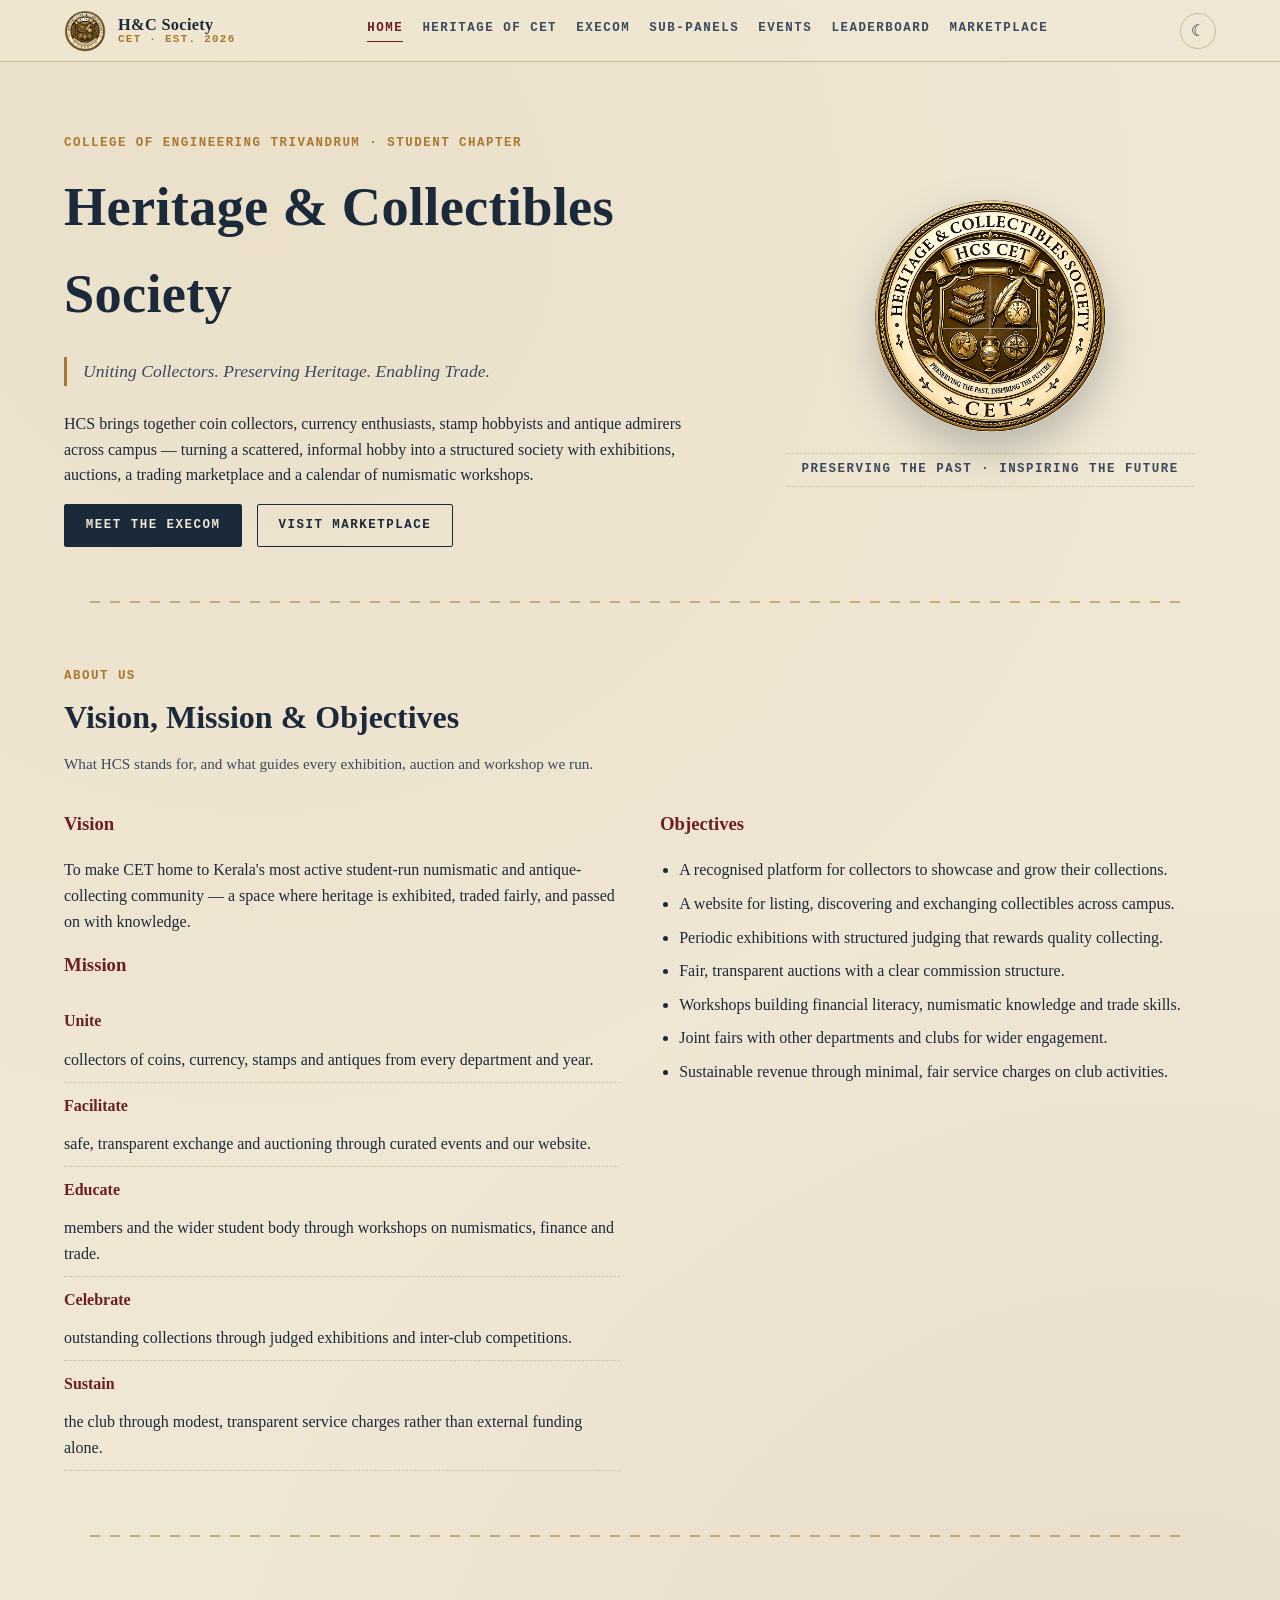
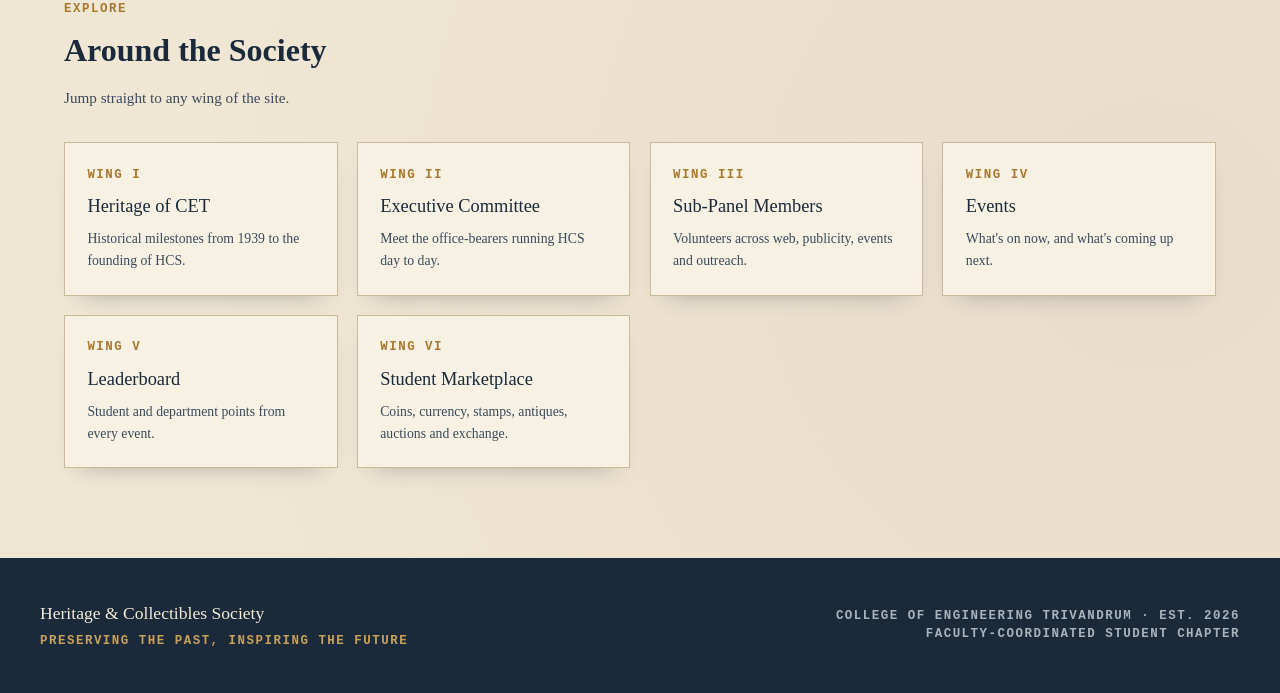
<file: index.html>
<!DOCTYPE html>
<html lang="en">
<head>
<meta charset="UTF-8">
<meta name="viewport" content="width=device-width, initial-scale=1.0">
<title>Home &mdash; Heritage &amp; Collectibles Society, CET</title>
<link rel="icon" type="image/png" href="light logo.png">
<link rel="stylesheet" href="styles.css">
<script>
  (function() {
    try {
      const v = localStorage.getItem('hcs:theme');
      const isDark = v === 'dark' || (!v && window.matchMedia && window.matchMedia('(prefers-color-scheme: dark)').matches);
      if (isDark) {
        document.documentElement.setAttribute('data-theme', 'dark');
      }
    } catch (e) {}
  })();
</script>
</head>
<body>
<header class="masthead">
  <div class="nav-wrap">
    <a class="brand" href="index.html">
      <img class="brand-logo" data-src-light="light logo.png" data-src-dark="dark logo.png" src="light logo.png" alt="HCS Seal">
      <span class="brand-text">
        <span class="b1">H&amp;C Society</span>
        <span class="b2">CET &middot; Est. 2026</span>
      </span>
    </a>
    <button id="navBurger" aria-label="Toggle menu">&#9776;</button>
    <nav class="links">
      <a href="index.html">Home</a>
      <a href="heritage.html">Heritage of CET</a>
      <a href="execom.html">Execom</a>
      <a href="subpanels.html">Sub-Panels</a>
      <a href="events.html">Events</a>
      <a href="leaderboard.html">Leaderboard</a>
      <a href="marketplace.html">Marketplace</a>
    </nav>
    <div class="nav-right">
      <button id="themeToggle" aria-label="Toggle dark mode">&#9789;</button>
      <button id="navBurger" aria-label="Toggle navigation">&#9776;</button>
    </div>
  </div>
</header>

<section id="top" class="hero">
  <div>
    <div class="eyebrow">College of Engineering Trivandrum &middot; Student Chapter</div>
    <h1 class="title">Heritage &amp; Collectibles Society</h1>
    <p class="tagline">Uniting Collectors. Preserving Heritage. Enabling Trade.</p>
    <p>HCS brings together coin collectors, currency enthusiasts, stamp hobbyists and antique admirers across
    campus &mdash; turning a scattered, informal hobby into a structured society with exhibitions, auctions, a
    trading marketplace and a calendar of numismatic workshops.</p>
    <div class="hero-actions">
      <a class="btn solid" href="execom.html">Meet the Execom</a>
      <a class="btn ghost" href="marketplace.html">Visit Marketplace</a>
    </div>
  </div>
  <div class="hero-emblem">
    <img class="hero-logo" data-src-light="light logo.png" data-src-dark="dark logo.png" src="light logo.png" alt="Heritage &amp; Collectibles Society Seal">
    <div class="est-plaque">Preserving the Past &middot; Inspiring the Future</div>
  </div>
</section>

<div class="stitch"></div>

<section id="about">
  <div class="section-head">
    <div class="section-num">About Us</div>
    <h2 class="section-title">Vision, Mission &amp; Objectives</h2>
    <p class="section-sub">What HCS stands for, and what guides every exhibition, auction and workshop we run.</p>
  </div>
  <div class="about-grid">
    <div>
      <h3 class="subhead">Vision</h3>
      <p>To make CET home to Kerala's most active student-run numismatic and antique-collecting community &mdash;
      a space where heritage is exhibited, traded fairly, and passed on with knowledge.</p>
      <h3 class="subhead">Mission</h3>
      <ul class="mission-list">
        <li><b>Unite</b> collectors of coins, currency, stamps and antiques from every department and year.</li>
        <li><b>Facilitate</b> safe, transparent exchange and auctioning through curated events and our website.</li>
        <li><b>Educate</b> members and the wider student body through workshops on numismatics, finance and trade.</li>
        <li><b>Celebrate</b> outstanding collections through judged exhibitions and inter-club competitions.</li>
        <li><b>Sustain</b> the club through modest, transparent service charges rather than external funding alone.</li>
      </ul>
    </div>
    <div>
      <h3 class="subhead">Objectives</h3>
      <ul class="obj-list">
        <li>A recognised platform for collectors to showcase and grow their collections.</li>
        <li>A website for listing, discovering and exchanging collectibles across campus.</li>
        <li>Periodic exhibitions with structured judging that rewards quality collecting.</li>
        <li>Fair, transparent auctions with a clear commission structure.</li>
        <li>Workshops building financial literacy, numismatic knowledge and trade skills.</li>
        <li>Joint fairs with other departments and clubs for wider engagement.</li>
        <li>Sustainable revenue through minimal, fair service charges on club activities.</li>
      </ul>
    </div>
  </div>
</section>

<div class="stitch"></div>

<section id="explore">
  <div class="section-head">
    <div class="section-num">Explore</div>
    <h2 class="section-title">Around the Society</h2>
    <p class="section-sub">Jump straight to any wing of the site.</p>
  </div>
  <div class="wayfind-grid">
    <a class="wayfind-card" href="heritage.html">
      <div class="wayfind-num">Wing I</div>
      <div class="wayfind-title">Heritage of CET</div>
      <div class="wayfind-desc">Historical milestones from 1939 to the founding of HCS.</div>
    </a>
    <a class="wayfind-card" href="execom.html">
      <div class="wayfind-num">Wing II</div>
      <div class="wayfind-title">Executive Committee</div>
      <div class="wayfind-desc">Meet the office-bearers running HCS day to day.</div>
    </a>
    <a class="wayfind-card" href="subpanels.html">
      <div class="wayfind-num">Wing III</div>
      <div class="wayfind-title">Sub-Panel Members</div>
      <div class="wayfind-desc">Volunteers across web, publicity, events and outreach.</div>
    </a>
    <a class="wayfind-card" href="events.html">
      <div class="wayfind-num">Wing IV</div>
      <div class="wayfind-title">Events</div>
      <div class="wayfind-desc">What's on now, and what's coming up next.</div>
    </a>
    <a class="wayfind-card" href="leaderboard.html">
      <div class="wayfind-num">Wing V</div>
      <div class="wayfind-title">Leaderboard</div>
      <div class="wayfind-desc">Student and department points from every event.</div>
    </a>
    <a class="wayfind-card" href="marketplace.html">
      <div class="wayfind-num">Wing VI</div>
      <div class="wayfind-title">Student Marketplace</div>
      <div class="wayfind-desc">Coins, currency, stamps, antiques, auctions and exchange.</div>
    </a>
  </div>
</section>

<footer>
  <div class="footer-wrap">
    <div>
      <div class="footer-brand">Heritage &amp; Collectibles Society</div>
      <div class="footer-tag">Preserving the Past, Inspiring the Future</div>
    </div>
    <div class="footer-meta">
      College of Engineering Trivandrum &middot; Est. 2026<br>
      Faculty-coordinated student chapter
    </div>
  </div>
</footer>
<script src="app.js" defer></script>
</body>
</html>
</file>
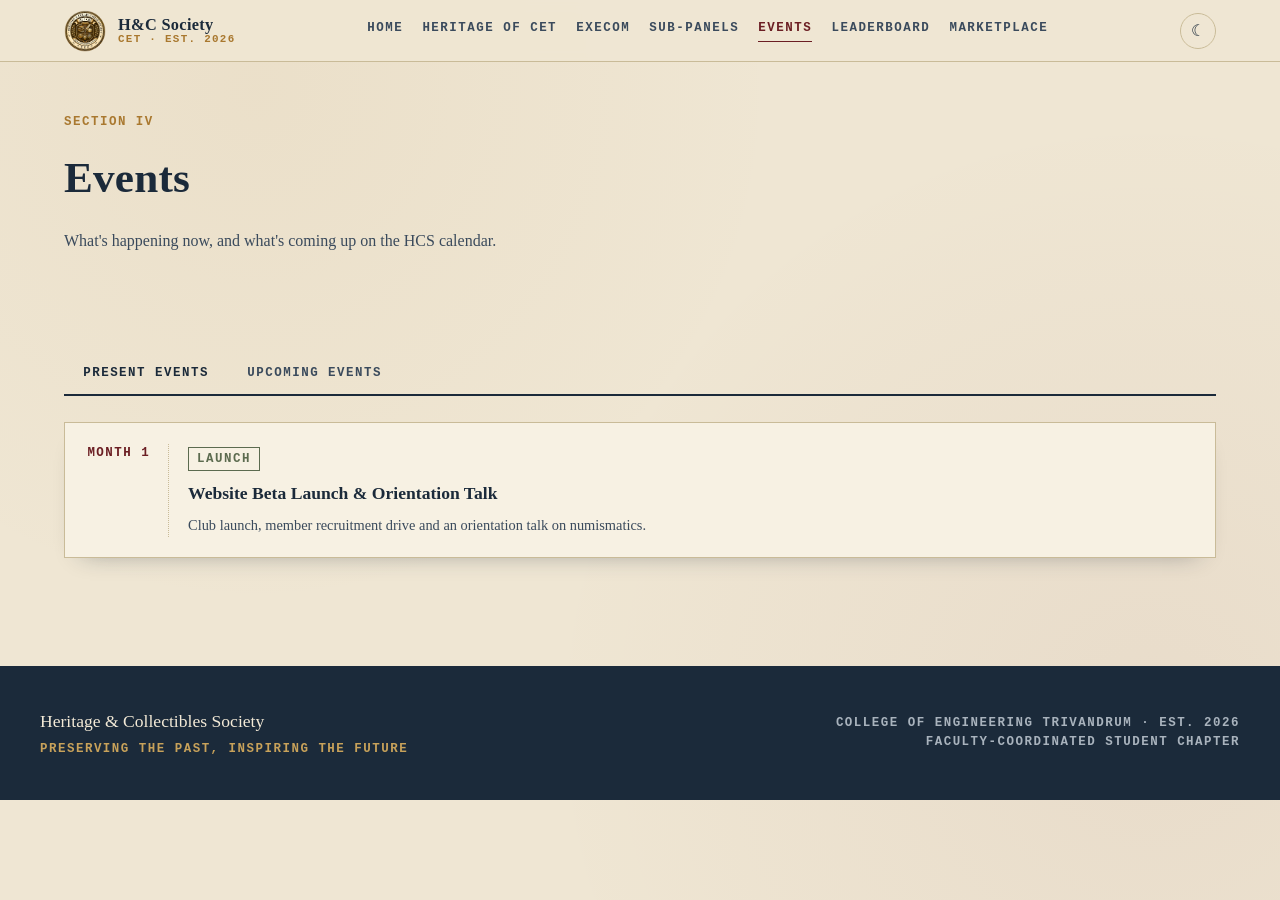
<file: events.html>
<!DOCTYPE html>
<html lang="en">
<head>
<meta charset="UTF-8">
<meta name="viewport" content="width=device-width, initial-scale=1.0">
<title>Events &mdash; Heritage &amp; Collectibles Society, CET</title>
<link rel="icon" type="image/png" href="light logo.png">
<link rel="stylesheet" href="styles.css">
<script>
  (function() {
    try {
      const v = localStorage.getItem('hcs:theme');
      const isDark = v === 'dark' || (!v && window.matchMedia && window.matchMedia('(prefers-color-scheme: dark)').matches);
      if (isDark) {
        document.documentElement.setAttribute('data-theme', 'dark');
      }
    } catch (e) {}
  })();
</script>
</head>
<body>
<header class="masthead">
  <div class="nav-wrap">
    <a class="brand" href="index.html">
      <img class="brand-logo" data-src-light="light logo.png" data-src-dark="dark logo.png" src="light logo.png" alt="HCS Seal">
      <span class="brand-text">
        <span class="b1">H&amp;C Society</span>
        <span class="b2">CET &middot; Est. 2026</span>
      </span>
    </a>
    <button id="navBurger" aria-label="Toggle menu">&#9776;</button>
    <nav class="links">
      <a href="index.html">Home</a>
      <a href="heritage.html">Heritage of CET</a>
      <a href="execom.html">Execom</a>
      <a href="subpanels.html">Sub-Panels</a>
      <a href="events.html">Events</a>
      <a href="leaderboard.html">Leaderboard</a>
      <a href="marketplace.html">Marketplace</a>
    </nav>
    <div class="nav-right">
      <button id="themeToggle" aria-label="Toggle dark mode">&#9789;</button>
      <button id="navBurger" aria-label="Toggle navigation">&#9776;</button>
    </div>
  </div>
</header>

<div class="page-hero">
  <div class="eyebrow">Section IV</div>
  <h1 class="page-title">Events</h1>
  <p class="page-sub">What's happening now, and what's coming up on the HCS calendar.</p>
</div>
<section>
  <div class="tab-strip">
    <button class="tab-btn active" data-tab="present">Present Events</button>
    <button class="tab-btn" data-tab="upcoming">Upcoming Events</button>
  </div>
  <div class="tab-panel active" id="tab-present">
    <div id="eventsPresentWrap"></div>
  </div>
  <div class="tab-panel" id="tab-upcoming">
    <div id="eventsUpcomingWrap"></div>
  </div>
</section>

<footer>
  <div class="footer-wrap">
    <div>
      <div class="footer-brand">Heritage &amp; Collectibles Society</div>
      <div class="footer-tag">Preserving the Past, Inspiring the Future</div>
    </div>
    <div class="footer-meta">
      College of Engineering Trivandrum &middot; Est. 2026<br>
      Faculty-coordinated student chapter
    </div>
  </div>
</footer>
<script src="app.js" defer></script>
</body>
</html>
</file>
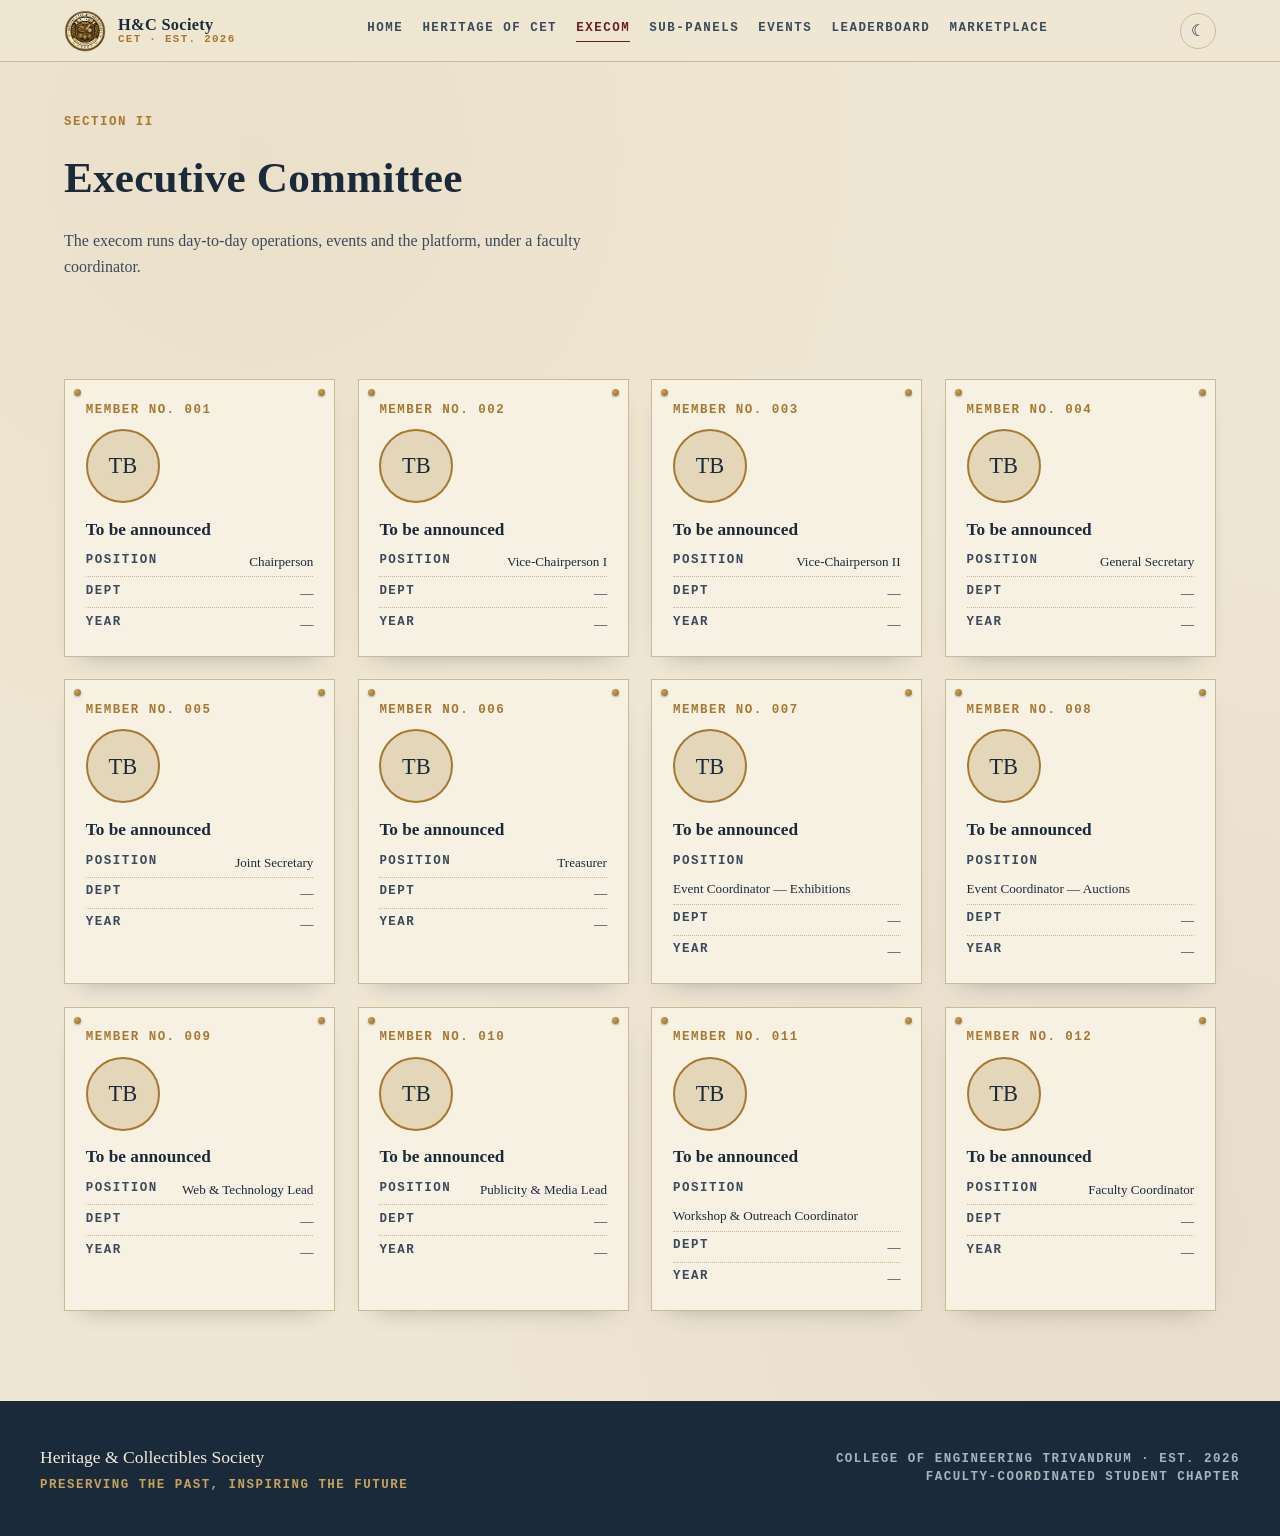
<file: execom.html>
<!DOCTYPE html>
<html lang="en">
<head>
<meta charset="UTF-8">
<meta name="viewport" content="width=device-width, initial-scale=1.0">
<title>Execom &mdash; Heritage &amp; Collectibles Society, CET</title>
<link rel="icon" type="image/png" href="light logo.png">
<link rel="stylesheet" href="styles.css">
<script>
  (function() {
    try {
      const v = localStorage.getItem('hcs:theme');
      const isDark = v === 'dark' || (!v && window.matchMedia && window.matchMedia('(prefers-color-scheme: dark)').matches);
      if (isDark) {
        document.documentElement.setAttribute('data-theme', 'dark');
      }
    } catch (e) {}
  })();
</script>
</head>
<body>
<header class="masthead">
  <div class="nav-wrap">
    <a class="brand" href="index.html">
      <img class="brand-logo" data-src-light="light logo.png" data-src-dark="dark logo.png" src="light logo.png" alt="HCS Seal">
      <span class="brand-text">
        <span class="b1">H&amp;C Society</span>
        <span class="b2">CET &middot; Est. 2026</span>
      </span>
    </a>
    <button id="navBurger" aria-label="Toggle menu">&#9776;</button>
    <nav class="links">
      <a href="index.html">Home</a>
      <a href="heritage.html">Heritage of CET</a>
      <a href="execom.html">Execom</a>
      <a href="subpanels.html">Sub-Panels</a>
      <a href="events.html">Events</a>
      <a href="leaderboard.html">Leaderboard</a>
      <a href="marketplace.html">Marketplace</a>
    </nav>
    <div class="nav-right">
      <button id="themeToggle" aria-label="Toggle dark mode">&#9789;</button>
      <button id="navBurger" aria-label="Toggle navigation">&#9776;</button>
    </div>
  </div>
</header>

<div class="page-hero">
  <div class="eyebrow">Section II</div>
  <h1 class="page-title">Executive Committee</h1>
  <p class="page-sub">The execom runs day-to-day operations, events and the platform, under a faculty coordinator.</p>
</div>
<section>
  <div class="grid" style="--min:230px;" id="execomGrid"></div>
</section>

<footer>
  <div class="footer-wrap">
    <div>
      <div class="footer-brand">Heritage &amp; Collectibles Society</div>
      <div class="footer-tag">Preserving the Past, Inspiring the Future</div>
    </div>
    <div class="footer-meta">
      College of Engineering Trivandrum &middot; Est. 2026<br>
      Faculty-coordinated student chapter
    </div>
  </div>
</footer>
<script src="app.js" defer></script>
</body>
</html>
</file>
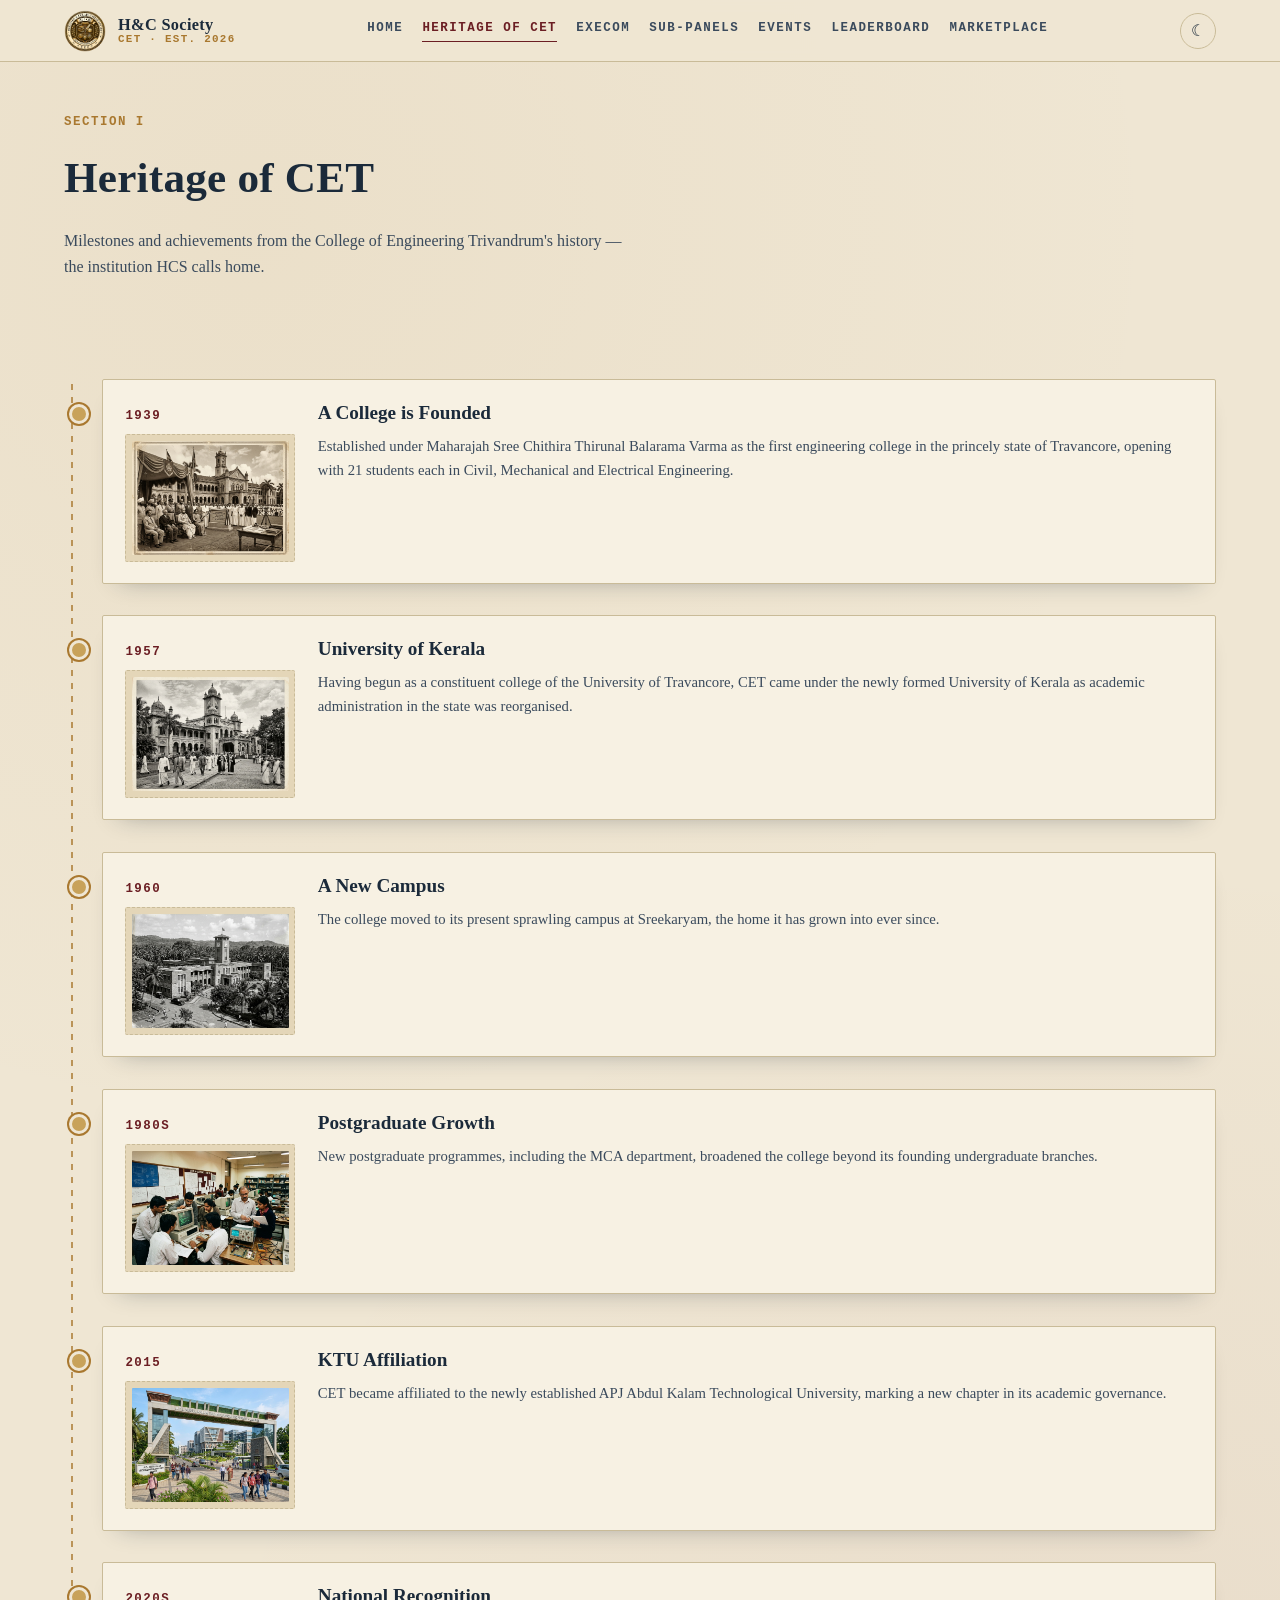
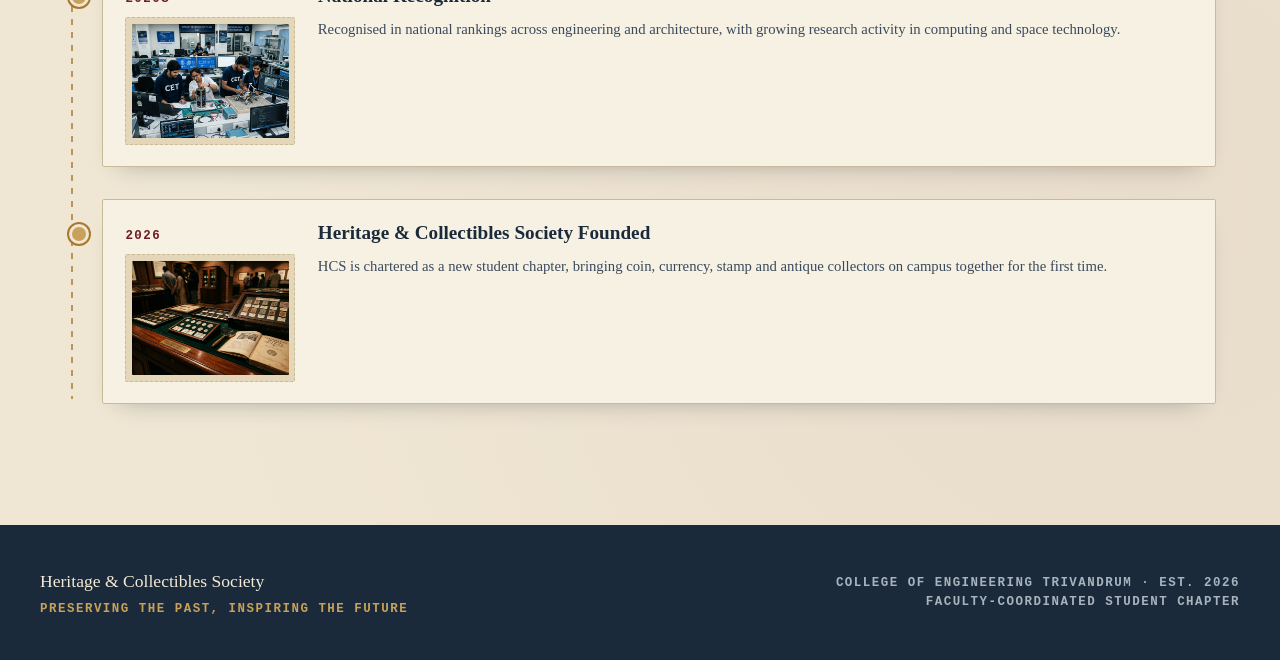
<file: heritage.html>
<!DOCTYPE html>
<html lang="en">
<head>
<meta charset="UTF-8">
<meta name="viewport" content="width=device-width, initial-scale=1.0">
<title>Heritage of CET &mdash; Heritage &amp; Collectibles Society, CET</title>
<link rel="icon" type="image/png" href="light logo.png">
<link rel="stylesheet" href="styles.css">
<script>
  (function() {
    try {
      const v = localStorage.getItem('hcs:theme');
      const isDark = v === 'dark' || (!v && window.matchMedia && window.matchMedia('(prefers-color-scheme: dark)').matches);
      if (isDark) {
        document.documentElement.setAttribute('data-theme', 'dark');
      }
    } catch (e) {}
  })();
</script>
</head>
<body>
<header class="masthead">
  <div class="nav-wrap">
    <a class="brand" href="index.html">
      <img class="brand-logo" data-src-light="light logo.png" data-src-dark="dark logo.png" src="light logo.png" alt="HCS Seal">
      <span class="brand-text">
        <span class="b1">H&amp;C Society</span>
        <span class="b2">CET &middot; Est. 2026</span>
      </span>
    </a>
    <button id="navBurger" aria-label="Toggle menu">&#9776;</button>
    <nav class="links">
      <a href="index.html">Home</a>
      <a href="heritage.html">Heritage of CET</a>
      <a href="execom.html">Execom</a>
      <a href="subpanels.html">Sub-Panels</a>
      <a href="events.html">Events</a>
      <a href="leaderboard.html">Leaderboard</a>
      <a href="marketplace.html">Marketplace</a>
    </nav>
    <div class="nav-right">
      <button id="themeToggle" aria-label="Toggle dark mode">&#9789;</button>
      <button id="navBurger" aria-label="Toggle navigation">&#9776;</button>
    </div>
  </div>
</header>

<div class="page-hero">
  <div class="eyebrow">Section I</div>
  <h1 class="page-title">Heritage of CET</h1>
  <p class="page-sub">Milestones and achievements from the College of Engineering Trivandrum's history &mdash; the institution HCS calls home.</p>
</div>
<section>
  <div class="timeline" id="timelineWrap"></div>
</section>

<footer>
  <div class="footer-wrap">
    <div>
      <div class="footer-brand">Heritage &amp; Collectibles Society</div>
      <div class="footer-tag">Preserving the Past, Inspiring the Future</div>
    </div>
    <div class="footer-meta">
      College of Engineering Trivandrum &middot; Est. 2026<br>
      Faculty-coordinated student chapter
    </div>
  </div>
</footer>
<script src="app.js" defer></script>
</body>
</html>
</file>
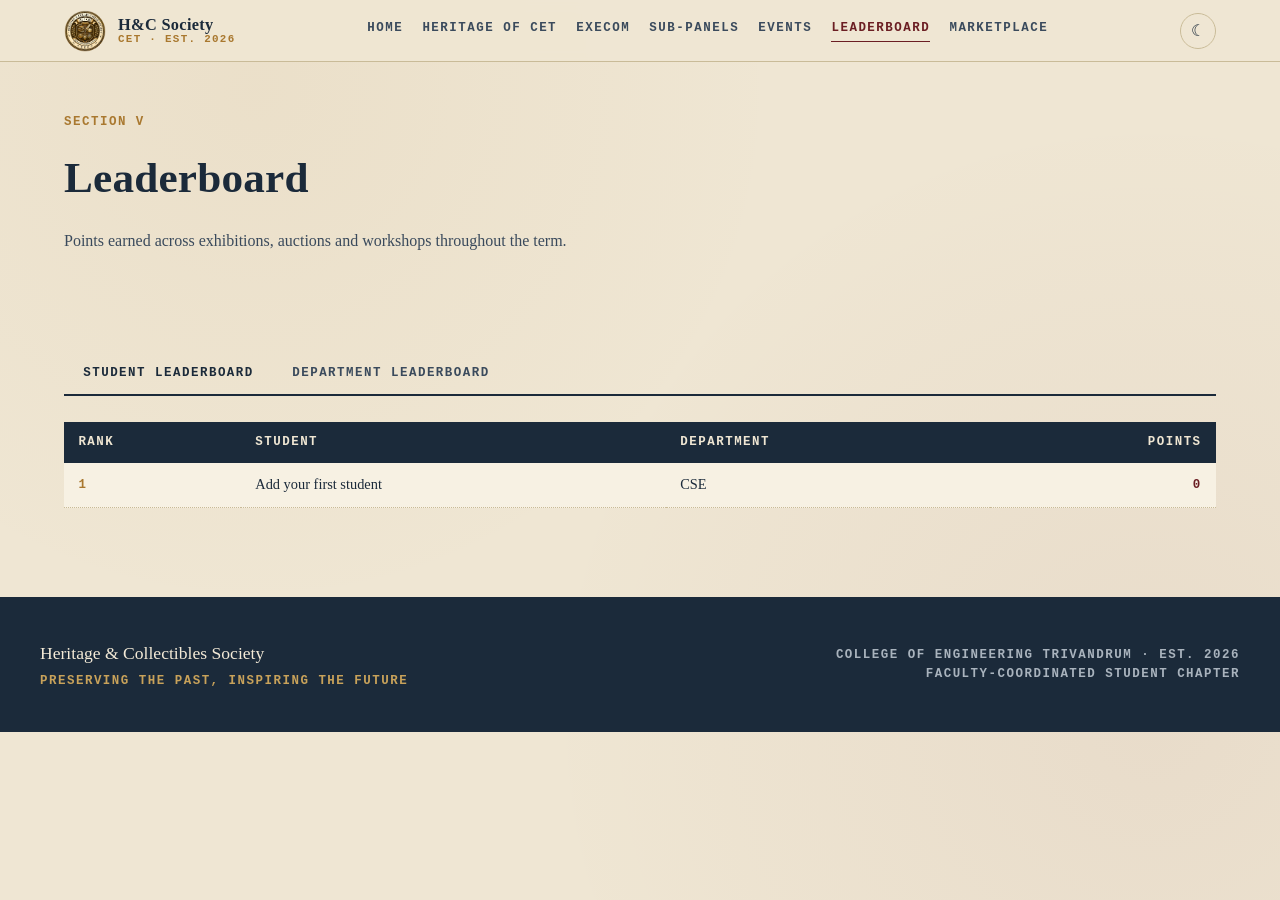
<file: leaderboard.html>
<!DOCTYPE html>
<html lang="en">
<head>
<meta charset="UTF-8">
<meta name="viewport" content="width=device-width, initial-scale=1.0">
<title>Leaderboard &mdash; Heritage &amp; Collectibles Society, CET</title>
<link rel="icon" type="image/png" href="light logo.png">
<link rel="stylesheet" href="styles.css">
<script>
  (function() {
    try {
      const v = localStorage.getItem('hcs:theme');
      const isDark = v === 'dark' || (!v && window.matchMedia && window.matchMedia('(prefers-color-scheme: dark)').matches);
      if (isDark) {
        document.documentElement.setAttribute('data-theme', 'dark');
      }
    } catch (e) {}
  })();
</script>
</head>
<body>
<header class="masthead">
  <div class="nav-wrap">
    <a class="brand" href="index.html">
      <img class="brand-logo" data-src-light="light logo.png" data-src-dark="dark logo.png" src="light logo.png" alt="HCS Seal">
      <span class="brand-text">
        <span class="b1">H&amp;C Society</span>
        <span class="b2">CET &middot; Est. 2026</span>
      </span>
    </a>
    <button id="navBurger" aria-label="Toggle menu">&#9776;</button>
    <nav class="links">
      <a href="index.html">Home</a>
      <a href="heritage.html">Heritage of CET</a>
      <a href="execom.html">Execom</a>
      <a href="subpanels.html">Sub-Panels</a>
      <a href="events.html">Events</a>
      <a href="leaderboard.html">Leaderboard</a>
      <a href="marketplace.html">Marketplace</a>
    </nav>
    <div class="nav-right">
      <button id="themeToggle" aria-label="Toggle dark mode">&#9789;</button>
      <button id="navBurger" aria-label="Toggle navigation">&#9776;</button>
    </div>
  </div>
</header>

<div class="page-hero">
  <div class="eyebrow">Section V</div>
  <h1 class="page-title">Leaderboard</h1>
  <p class="page-sub">Points earned across exhibitions, auctions and workshops throughout the term.</p>
</div>
<section>
  <div class="tab-strip">
    <button class="tab-btn active" data-tab="students">Student Leaderboard</button>
    <button class="tab-btn" data-tab="departments">Department Leaderboard</button>
  </div>
  <div class="tab-panel active" id="board-students">
    <div class="board-wrap">
    <table class="board" id="studentBoard">
      <thead><tr><th>Rank</th><th>Student</th><th>Department</th><th style="text-align:right;">Points</th></tr></thead>
      <tbody></tbody>
    </table>
    </div>
  </div>
  <div class="tab-panel" id="board-departments">
    <div class="board-wrap">
    <table class="board" id="deptBoard">
      <thead><tr><th>Rank</th><th>Department</th><th style="text-align:right;">Points</th></tr></thead>
      <tbody></tbody>
    </table>
    </div>
  </div>
</section>

<footer>
  <div class="footer-wrap">
    <div>
      <div class="footer-brand">Heritage &amp; Collectibles Society</div>
      <div class="footer-tag">Preserving the Past, Inspiring the Future</div>
    </div>
    <div class="footer-meta">
      College of Engineering Trivandrum &middot; Est. 2026<br>
      Faculty-coordinated student chapter
    </div>
  </div>
</footer>
<script src="app.js" defer></script>
</body>
</html>
</file>
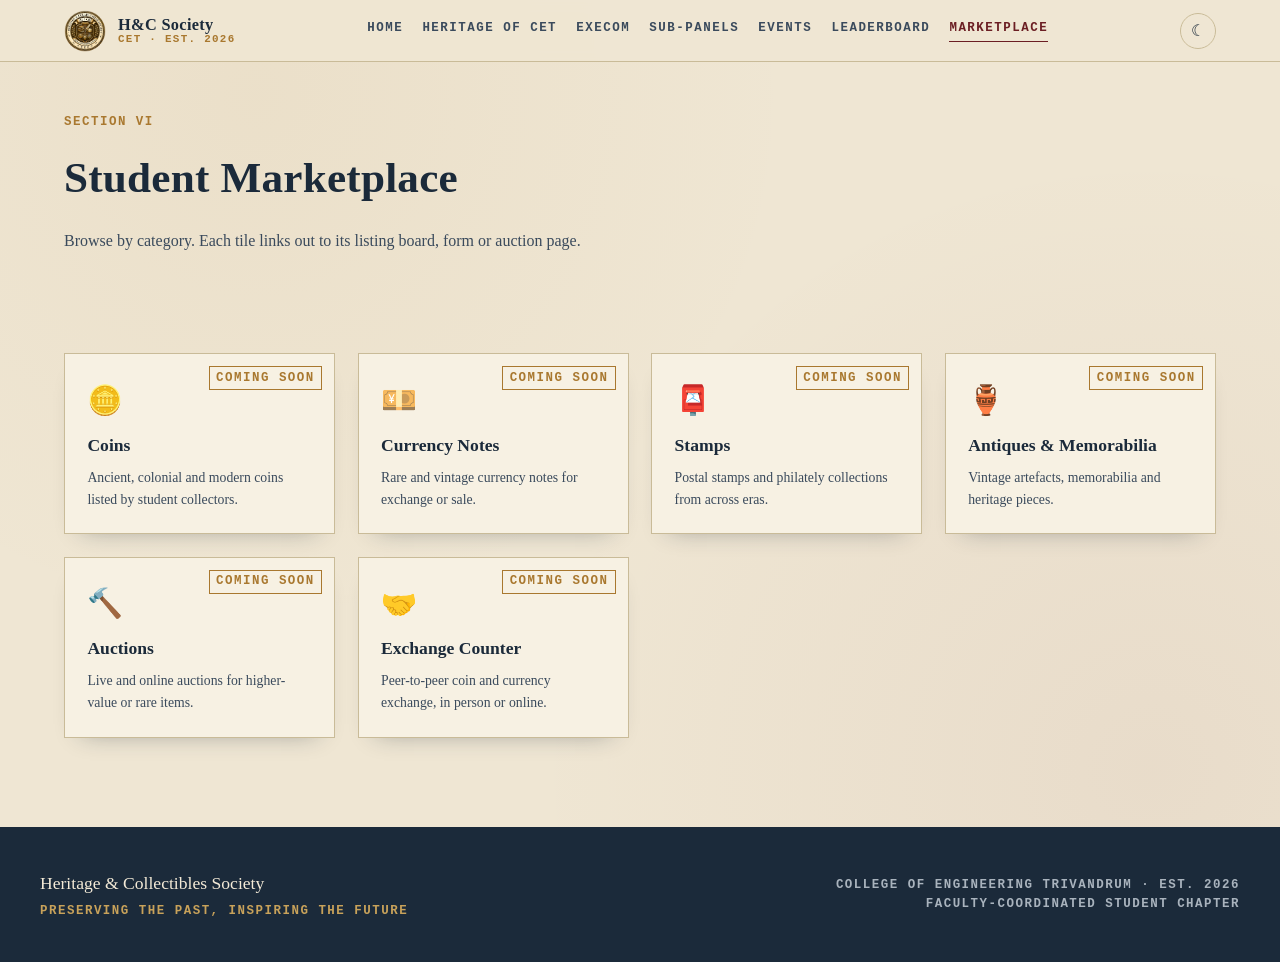
<file: marketplace.html>
<!DOCTYPE html>
<html lang="en">
<head>
<meta charset="UTF-8">
<meta name="viewport" content="width=device-width, initial-scale=1.0">
<title>Marketplace &mdash; Heritage &amp; Collectibles Society, CET</title>
<link rel="icon" type="image/png" href="light logo.png">
<link rel="stylesheet" href="styles.css">
<script>
  (function() {
    try {
      const v = localStorage.getItem('hcs:theme');
      const isDark = v === 'dark' || (!v && window.matchMedia && window.matchMedia('(prefers-color-scheme: dark)').matches);
      if (isDark) {
        document.documentElement.setAttribute('data-theme', 'dark');
      }
    } catch (e) {}
  })();
</script>
</head>
<body>
<header class="masthead">
  <div class="nav-wrap">
    <a class="brand" href="index.html">
      <img class="brand-logo" data-src-light="light logo.png" data-src-dark="dark logo.png" src="light logo.png" alt="HCS Seal">
      <span class="brand-text">
        <span class="b1">H&amp;C Society</span>
        <span class="b2">CET &middot; Est. 2026</span>
      </span>
    </a>
    <button id="navBurger" aria-label="Toggle menu">&#9776;</button>
    <nav class="links">
      <a href="index.html">Home</a>
      <a href="heritage.html">Heritage of CET</a>
      <a href="execom.html">Execom</a>
      <a href="subpanels.html">Sub-Panels</a>
      <a href="events.html">Events</a>
      <a href="leaderboard.html">Leaderboard</a>
      <a href="marketplace.html">Marketplace</a>
    </nav>
    <div class="nav-right">
      <button id="themeToggle" aria-label="Toggle dark mode">&#9789;</button>
      <button id="navBurger" aria-label="Toggle navigation">&#9776;</button>
    </div>
  </div>
</header>

<div class="page-hero">
  <div class="eyebrow">Section VI</div>
  <h1 class="page-title">Student Marketplace</h1>
  <p class="page-sub">Browse by category. Each tile links out to its listing board, form or auction page.</p>
</div>
<section>
  <div class="grid" style="--min:250px;" id="marketGrid"></div>
</section>

<footer>
  <div class="footer-wrap">
    <div>
      <div class="footer-brand">Heritage &amp; Collectibles Society</div>
      <div class="footer-tag">Preserving the Past, Inspiring the Future</div>
    </div>
    <div class="footer-meta">
      College of Engineering Trivandrum &middot; Est. 2026<br>
      Faculty-coordinated student chapter
    </div>
  </div>
</footer>
<script src="app.js" defer></script>
</body>
</html>
</file>
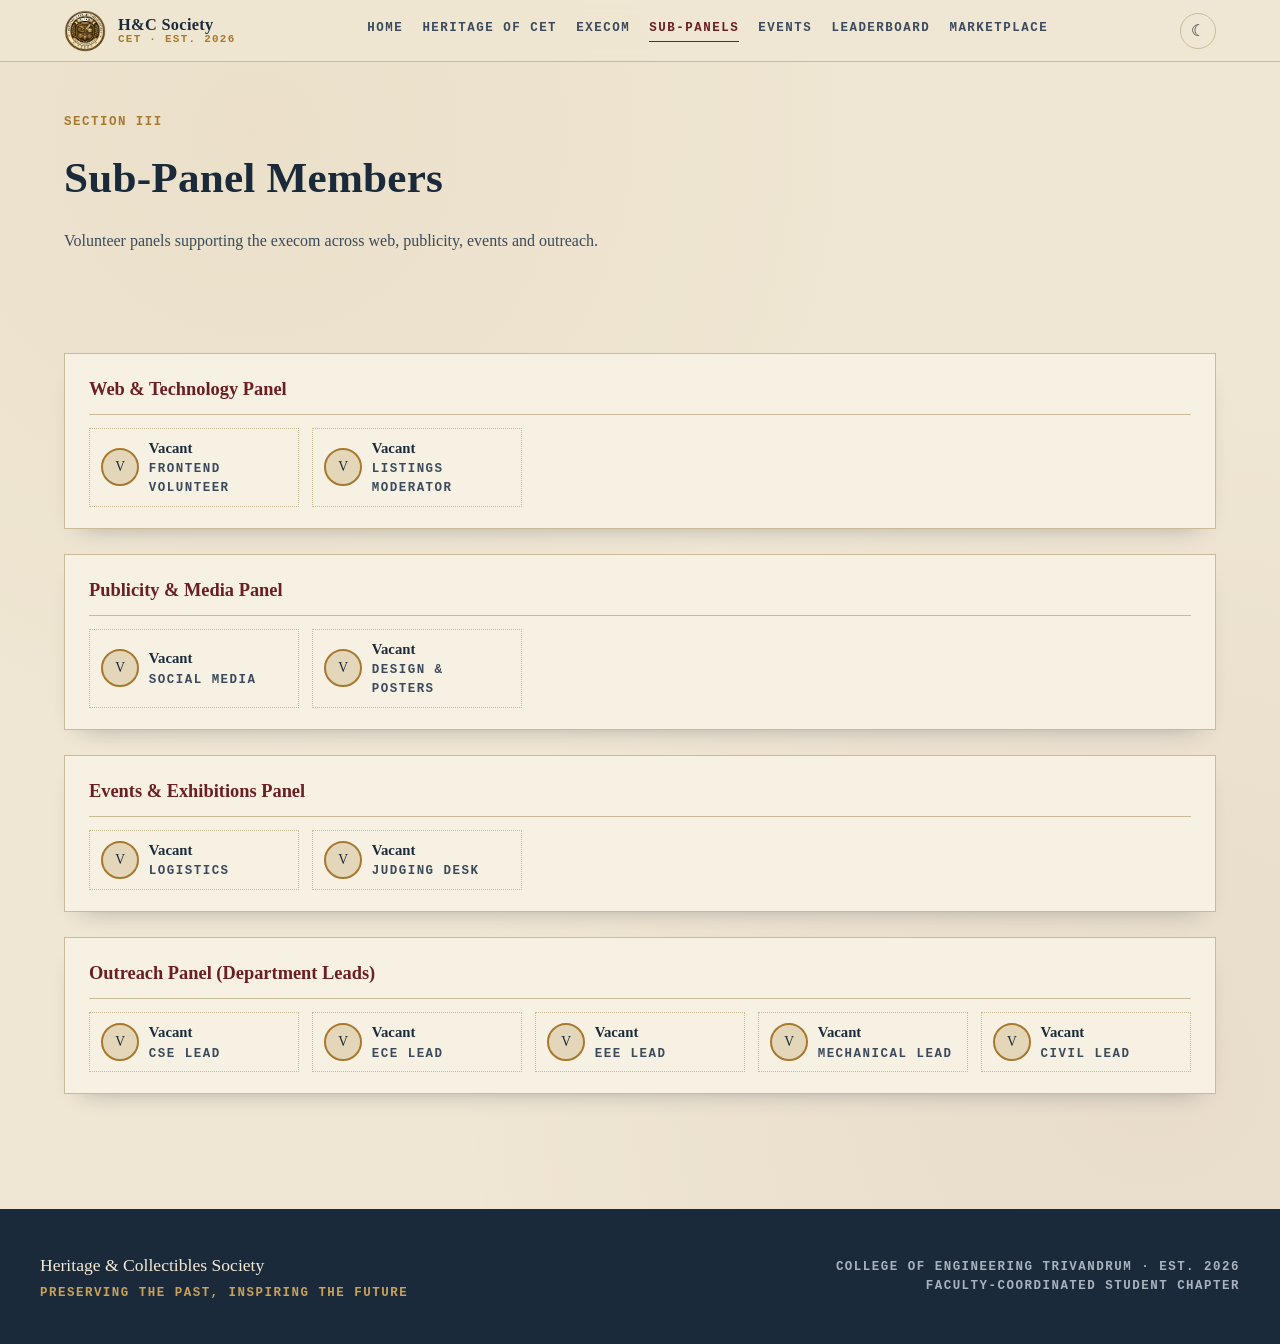
<file: subpanels.html>
<!DOCTYPE html>
<html lang="en">
<head>
<meta charset="UTF-8">
<meta name="viewport" content="width=device-width, initial-scale=1.0">
<title>Sub-Panels &mdash; Heritage &amp; Collectibles Society, CET</title>
<link rel="icon" type="image/png" href="light logo.png">
<link rel="stylesheet" href="styles.css">
<script>
  (function() {
    try {
      const v = localStorage.getItem('hcs:theme');
      const isDark = v === 'dark' || (!v && window.matchMedia && window.matchMedia('(prefers-color-scheme: dark)').matches);
      if (isDark) {
        document.documentElement.setAttribute('data-theme', 'dark');
      }
    } catch (e) {}
  })();
</script>
</head>
<body>
<header class="masthead">
  <div class="nav-wrap">
    <a class="brand" href="index.html">
      <img class="brand-logo" data-src-light="light logo.png" data-src-dark="dark logo.png" src="light logo.png" alt="HCS Seal">
      <span class="brand-text">
        <span class="b1">H&amp;C Society</span>
        <span class="b2">CET &middot; Est. 2026</span>
      </span>
    </a>
    <button id="navBurger" aria-label="Toggle menu">&#9776;</button>
    <nav class="links">
      <a href="index.html">Home</a>
      <a href="heritage.html">Heritage of CET</a>
      <a href="execom.html">Execom</a>
      <a href="subpanels.html">Sub-Panels</a>
      <a href="events.html">Events</a>
      <a href="leaderboard.html">Leaderboard</a>
      <a href="marketplace.html">Marketplace</a>
    </nav>
    <div class="nav-right">
      <button id="themeToggle" aria-label="Toggle dark mode">&#9789;</button>
      <button id="navBurger" aria-label="Toggle navigation">&#9776;</button>
    </div>
  </div>
</header>

<div class="page-hero">
  <div class="eyebrow">Section III</div>
  <h1 class="page-title">Sub-Panel Members</h1>
  <p class="page-sub">Volunteer panels supporting the execom across web, publicity, events and outreach.</p>
</div>
<section>
  <div id="panelsWrap"></div>
</section>

<footer>
  <div class="footer-wrap">
    <div>
      <div class="footer-brand">Heritage &amp; Collectibles Society</div>
      <div class="footer-tag">Preserving the Past, Inspiring the Future</div>
    </div>
    <div class="footer-meta">
      College of Engineering Trivandrum &middot; Est. 2026<br>
      Faculty-coordinated student chapter
    </div>
  </div>
</footer>
<script src="app.js" defer></script>
</body>
</html>
</file>
<file: styles.css>
:root{
  --parchment:#EFE6D3;
  --parchment-deep:#E4D6B8;
  --card-bg:#F7F1E3;
  --ink:#1B2A3A;
  --ink-soft:#3A4A5C;
  --brass:#A9782F;
  --brass-light:#C8A25A;
  --oxblood:#6B1E23;
  --verdigris:#5C6B4F;
  --paper-line:#C9BB98;
  --shadow: 0 12px 24px -18px rgba(27,42,58,.45);
  --serif-display: Georgia, 'Iowan Old Style', 'Palatino Linotype', 'Book Antiqua', serif;
  --serif-body: Cambria, 'Hoefler Text', Georgia, serif;
  --mono: 'SFMono-Regular', 'Consolas', 'Liberation Mono', 'Menlo', 'Courier New', monospace;
  color-scheme: light;
  transition: background-color .25s ease, color .25s ease;
}
html[data-theme="dark"]{
  --parchment:#161210;
  --parchment-deep:#1F1A15;
  --card-bg:#221C17;
  --ink:#ECE1CA;
  --ink-soft:#BDB097;
  --brass:#D6AD57;
  --brass-light:#EBC97D;
  --oxblood:#C9575D;
  --verdigris:#8FA37D;
  --paper-line:#463C2E;
  --shadow: 0 14px 28px -16px rgba(0,0,0,.7);
  color-scheme: dark;
}
*{box-sizing:border-box;}
html{scroll-behavior:smooth;max-width:100vw;overflow-x:hidden;}
body{
  margin:0;
  width:100%;
  max-width:100vw;
  background:var(--parchment);
  color:var(--ink);
  font-family:var(--serif-body);
  line-height:1.6;
  background-image:
    radial-gradient(circle at 20% 10%, rgba(169,120,47,.06), transparent 40%),
    radial-gradient(circle at 90% 80%, rgba(107,30,35,.05), transparent 45%);
  min-height:100vh;
  overflow-x:hidden;
}
img{max-width:100%;display:block;}
a{color:inherit;}
header, section, footer, main{max-width:100%;}

/* Shared mono label treatment */
nav.links a,
.eyebrow,
.btn,
.est-plaque,
.wayfind-num,
.section-num,
.catalog-no,
.leader-row .lab,
.pm-info .pm-role,
.tab-btn,
.event-date,
.event-tag,
.market-link-row,
.market-badge,
.footer-tag,
.footer-meta,
table.board th,
td.rank,
td.points,
.timeline-year{
  font-family:var(--mono) !important;
  font-size:.78rem !important;
  font-weight:600 !important;
  letter-spacing:.12em !important;
  line-height:1.5 !important;
  text-transform:uppercase !important;
}

/* ---------- Ledger stitch divider (signature motif) ---------- */
.stitch{
  height:14px;
  margin:0 auto;
  max-width:1100px;
  background-image: repeating-linear-gradient(90deg, var(--brass) 0 10px, transparent 10px 20px);
  background-position:center;
  background-repeat:repeat-x;
  background-size:20px 2px;
  opacity:.55;
}

/* ---------- Nav ---------- */
header.masthead{
  position:sticky; top:0; z-index:50;
  background:color-mix(in srgb, var(--parchment) 92%, transparent);
  backdrop-filter:blur(6px);
  border-bottom:1px solid var(--paper-line);
}
.nav-wrap{
  max-width:1200px;margin:0 auto;padding:.6rem clamp(1rem,3vw,1.5rem);
  display:flex;align-items:center;justify-content:space-between;gap:1rem;
}
.brand{display:flex;align-items:center;gap:.75rem;text-decoration:none;color:var(--ink);flex-shrink:0;}
.brand img{width:42px;height:42px;border-radius:50%;object-fit:contain;}
.brand-text{display:flex;flex-direction:column;line-height:1.1;}
.brand-text .b1{font-family:var(--serif-display);font-weight:700;font-size:1.02rem;letter-spacing:.02em;}
.brand-text .b2{font-family:var(--mono);font-size:.68rem;font-weight:600;letter-spacing:.12em;color:var(--brass);text-transform:uppercase;}

nav.links{display:flex;gap:1.2rem;flex-wrap:wrap;}
nav.links a{
  color:var(--ink-soft);text-decoration:none;font-size:.82rem;
  font-family:var(--mono);letter-spacing:.04em;text-transform:uppercase;
  padding-bottom:3px;border-bottom:1px solid transparent;
  transition:.2s;white-space:nowrap;
}
nav.links a:hover,nav.links a.active{color:var(--oxblood);border-color:var(--oxblood);}

.nav-right{display:flex;align-items:center;gap:.6rem;flex-shrink:0;}
#themeToggle{
  border:1px solid var(--paper-line);background:transparent;color:var(--ink);
  width:36px;height:36px;border-radius:50%;cursor:pointer;font-size:1rem;
  display:flex;align-items:center;justify-content:center;flex-shrink:0;
}
#themeToggle:hover{border-color:var(--brass);}
#navBurger{
  display:none;background:transparent;border:1px solid var(--paper-line);color:var(--ink);
  width:38px;height:38px;border-radius:2px;cursor:pointer;font-size:1.1rem;flex-shrink:0;
}

/* ---------- Page hero (inner pages) ---------- */
.page-hero{
  max-width:1200px;margin:0 auto;padding:clamp(2rem,5vw,3.2rem) clamp(1rem,3vw,1.5rem) 1.6rem;
}
.eyebrow{
  font-family:var(--mono);font-size:.78rem;font-weight:600;letter-spacing:.12em;line-height:1.5;
  text-transform:uppercase;color:var(--brass);margin-bottom:.7rem;
}
h1.page-title{
  font-family:var(--serif-display);font-size:clamp(1.8rem,4.6vw,2.7rem);
  margin:0 0 .7rem;letter-spacing:.005em;color:var(--ink);
}
.page-sub{color:var(--ink-soft);max-width:72ch;font-size:1rem;}

/* ---------- Home hero ---------- */
.hero{
  max-width:1200px;margin:0 auto;padding:clamp(2.5rem,7vw,4.5rem) clamp(1rem,3vw,1.5rem) 3rem;
  display:grid;grid-template-columns:1.3fr .9fr;gap:clamp(1.5rem,4vw,3rem);align-items:center;
}
h1.title{
  font-family:var(--serif-display);font-size:clamp(2rem,5.4vw,3.4rem);
  margin:0 0 1rem;letter-spacing:.005em;color:var(--ink);
}
.tagline{
  font-style:italic;font-size:1.1rem;color:var(--ink-soft);border-left:3px solid var(--brass);
  padding-left:1rem;margin:1.2rem 0 1.6rem;
}
.hero-actions{display:flex;gap:.9rem;flex-wrap:wrap;}
.btn{
  font-family:var(--mono);font-size:.75rem;letter-spacing:.08em;text-transform:uppercase;
  padding:.7rem 1.3rem;border-radius:2px;text-decoration:none;display:inline-block;cursor:pointer;
  border:1px solid var(--ink);background:transparent;color:var(--ink);
}
.btn.solid{background:var(--ink);color:var(--parchment);}
.btn.solid:hover{background:var(--oxblood);border-color:var(--oxblood);}
.btn.ghost:hover{background:var(--ink);color:var(--parchment);}
.hero-emblem{
  display:flex;flex-direction:column;align-items:center;gap:1rem;
  padding:1rem;position:relative;
}
.hero-emblem img{width:min(240px,80%);object-fit:contain;filter:drop-shadow(0 18px 20px rgba(27,42,58,.25));}
html[data-theme="dark"] .hero-emblem img{filter:drop-shadow(0 18px 24px rgba(0,0,0,.6));}
.est-plaque{
  font-family:var(--mono);font-size:.72rem;font-weight:600;letter-spacing:.1em;color:var(--ink-soft);
  border-top:1px dotted var(--paper-line);border-bottom:1px dotted var(--paper-line);
  padding:.4rem 1rem;text-transform:uppercase;text-align:center;
}

/* ---------- Wayfinding cards (home page links to other pages) ---------- */
.wayfind-grid{
  display:grid;gap:1.2rem;grid-template-columns:repeat(auto-fit,minmax(220px,1fr));
}
.wayfind-card{
  background:var(--card-bg);border:1px solid var(--paper-line);box-shadow:var(--shadow);
  padding:1.4rem;text-decoration:none;color:var(--ink);display:block;transition:transform .15s;
}
.wayfind-card:hover{transform:translateY(-3px);border-color:var(--brass);}
.wayfind-num{font-family:var(--mono);font-size:.66rem;color:var(--brass);letter-spacing:.14em;text-transform:uppercase;margin-bottom:.5rem;}
.wayfind-title{font-family:var(--serif-display);font-size:1.15rem;margin-bottom:.4rem;}
.wayfind-desc{font-size:.86rem;color:var(--ink-soft);}

/* ---------- Sections ---------- */
section{max-width:1200px;margin:0 auto;padding:clamp(2rem,5vw,3.6rem) clamp(1rem,3vw,1.5rem);}
.section-head{margin-bottom:2rem;}
.section-num{
  font-family:var(--mono);font-size:.7rem;color:var(--brass);letter-spacing:.18em;
  text-transform:uppercase;margin-bottom:.4rem;
}
h2.section-title{
  font-family:var(--serif-display);font-size:clamp(1.4rem,3vw,2rem);margin:0;color:var(--ink);
}
.section-sub{color:var(--ink-soft);max-width:70ch;margin-top:.6rem;font-size:.95rem;}

/* About */
.about-grid{display:grid;grid-template-columns:repeat(auto-fit,minmax(280px,1fr));gap:clamp(1.5rem,4vw,2.5rem);}
.mission-list{list-style:none;margin:0;padding:0;}
.mission-list li{
  padding:.6rem 0;border-bottom:1px dotted var(--paper-line);display:flex;gap:.8rem;flex-wrap:wrap;
}
.mission-list li b{color:var(--oxblood);font-family:var(--serif-display);min-width:5.2rem;}
.obj-list{padding-left:1.2rem;}
.obj-list li{margin-bottom:.5rem;}
.subhead{font-family:var(--serif-display);color:var(--oxblood);margin-top:0;}

/* Specimen card (signature element) */
.grid{display:grid;gap:1.4rem;grid-template-columns:repeat(auto-fit,minmax(var(--min,240px),1fr));}
.specimen{
  position:relative;background:var(--card-bg);border:1px solid var(--paper-line);
  padding:1.3rem 1.3rem 1.1rem;box-shadow:var(--shadow);
}
.specimen::before,.specimen::after{
  content:"";position:absolute;top:9px;width:7px;height:7px;border-radius:50%;
  background:radial-gradient(circle at 30% 30%, var(--brass-light), var(--brass) 70%);
  box-shadow:0 1px 2px rgba(0,0,0,.3);
}
.specimen::before{left:9px;}
.specimen::after{right:9px;}
.catalog-no{
  font-family:var(--mono);font-size:.62rem;letter-spacing:.12em;color:var(--brass);
  text-transform:uppercase;margin-bottom:.6rem;
}
.photo-frame{
  width:74px;height:74px;border-radius:50%;background:var(--parchment-deep);
  border:2px solid var(--brass);display:flex;align-items:center;justify-content:center;
  font-family:var(--serif-display);font-size:1.4rem;color:var(--ink);overflow:hidden;
  margin-bottom:.8rem;flex-shrink:0;
}
.photo-frame img{width:100%;height:100%;object-fit:cover;}
.member-name{font-family:var(--serif-display);font-size:1.08rem;margin:0 0 .2rem;color:var(--ink);font-weight:600;}
.leader-row{
  display:flex;justify-content:space-between;gap:.5rem;font-size:.82rem;
  border-bottom:1px dotted var(--paper-line);padding:.28rem 0;flex-wrap:wrap;
}
.leader-row .lab{font-family:var(--mono);letter-spacing:.06em;color:var(--ink-soft);text-transform:uppercase;font-size:.66rem;}
.leader-row .val{color:var(--ink);text-align:right;}
.leader-row:last-child{border-bottom:none;}

/* Panels (subpanel section) */
.panel-block{
  background:var(--card-bg);border:1px solid var(--paper-line);box-shadow:var(--shadow);
  margin-bottom:1.6rem;padding:1.3rem clamp(1rem,3vw,1.5rem);
}
.panel-head{display:flex;justify-content:space-between;align-items:center;margin-bottom:.8rem;border-bottom:1px solid var(--paper-line);padding-bottom:.6rem;flex-wrap:wrap;gap:.5rem;}
.panel-title{font-family:var(--serif-display);font-size:1.15rem;color:var(--oxblood);margin:0;}
.panel-members{display:grid;grid-template-columns:repeat(auto-fill,minmax(200px,1fr));gap:.8rem;}
.pm-row{display:flex;gap:.6rem;align-items:center;border:1px dotted var(--paper-line);padding:.5rem .7rem;position:relative;}
.pm-row .photo-frame{width:38px;height:38px;font-size:.85rem;margin:0;flex-shrink:0;}
.pm-info{flex:1;min-width:0;}
.pm-info .pm-name{font-family:var(--serif-display);font-size:.92rem;color:var(--ink);font-weight:600;}
.pm-info .pm-role{font-family:var(--mono);font-size:.65rem;color:var(--ink-soft);text-transform:uppercase;letter-spacing:.05em;}

/* Tabs */
.tab-strip{display:flex;gap:0;margin-bottom:1.6rem;border-bottom:2px solid var(--ink);overflow-x:auto;}
.tab-btn{
  font-family:var(--mono);font-size:.75rem;letter-spacing:.08em;text-transform:uppercase;
  background:transparent;border:none;padding:.7rem 1.2rem;cursor:pointer;color:var(--ink-soft);
  border-bottom:2px solid transparent;margin-bottom:-2px;white-space:nowrap;
}
.tab-btn.active{color:var(--ink);border-bottom-color:var(--oxblood);font-weight:bold;}
.tab-panel{display:none;}
.tab-panel.active{display:block;}

/* Events */
.event-card{position:relative;background:var(--card-bg);border:1px solid var(--paper-line);box-shadow:var(--shadow);padding:1.3rem 1.4rem;display:flex;gap:1.2rem;margin-bottom:1.1rem;flex-wrap:wrap;}
.event-date{
  font-family:var(--mono);font-size:.72rem;color:var(--oxblood);text-align:center;min-width:76px;
  border-right:1px dotted var(--paper-line);padding-right:1.1rem;letter-spacing:.04em;
}
.event-body{flex:1;min-width:200px;}
.event-tag{
  display:inline-block;font-family:var(--mono);font-size:.62rem;letter-spacing:.1em;text-transform:uppercase;
  color:var(--verdigris);border:1px solid var(--verdigris);padding:.1rem .5rem;margin-bottom:.4rem;background:transparent;
}
.event-title{font-family:var(--serif-display);font-size:1.1rem;margin:.1rem 0 .4rem;color:inherit;}
.event-desc{font-size:.9rem;color:var(--ink-soft);margin:0;}

/* Leaderboard */
.board-wrap{overflow-x:auto;}
table.board{width:100%;border-collapse:collapse;background:var(--card-bg);box-shadow:var(--shadow);min-width:420px;}
table.board th{
  font-family:var(--mono);font-size:.66rem;letter-spacing:.08em;text-transform:uppercase;
  text-align:left;color:var(--parchment);background:var(--ink);padding:.7rem .9rem;
}
table.board td{padding:.65rem .9rem;border-bottom:1px dotted var(--paper-line);font-size:.9rem;}
td.rank{font-family:var(--mono);}
tr:first-child td.rank{color:var(--brass);font-weight:bold;}
td.points{font-family:var(--mono);text-align:right;color:var(--oxblood);font-weight:bold;}

/* Marketplace */
.market-tile{
  position:relative;background:var(--card-bg);border:1px solid var(--paper-line);box-shadow:var(--shadow);
  padding:1.4rem;text-decoration:none;color:var(--ink);display:flex;flex-direction:column;gap:.5rem;
  transition:transform .15s;
}
.market-tile:hover{transform:translateY(-3px);}
.market-icon{font-size:1.8rem;}
.market-name{font-family:var(--serif-display);font-size:1.1rem;margin:0;}
.market-desc{font-size:.86rem;color:var(--ink-soft);flex:1;margin:0;}
.market-link-row{font-family:var(--mono);font-size:.68rem;color:var(--verdigris);letter-spacing:.04em;word-break:break-all;}
.market-badge{
  position:absolute;top:12px;right:12px;font-family:var(--mono);font-size:.6rem;color:var(--brass);
  border:1px solid var(--brass);padding:.1rem .4rem;letter-spacing:.05em;text-transform:uppercase;
}

/* Footer */
footer{
  background:var(--ink);color:var(--parchment);padding:clamp(1.8rem,4vw,2.6rem) clamp(1rem,3vw,1.5rem);margin-top:2rem;
}
html[data-theme="dark"] footer{background:#0E0B09;}
.footer-wrap{max-width:1200px;margin:0 auto;display:flex;justify-content:space-between;flex-wrap:wrap;gap:1.5rem;align-items:center;}
.footer-brand{font-family:var(--serif-display);font-size:1.1rem;color:#F3EAD7 !important;}
.footer-tag{font-family:var(--mono);font-size:.68rem;letter-spacing:.08em;color:var(--brass-light);text-transform:uppercase;margin-top:.3rem;}
.footer-meta{font-family:var(--mono);font-size:.68rem;color:#a9b3bd;text-align:right;line-height:1.7;}

/* ---------- Responsive ---------- */
@media (max-width:900px){
  .hero{grid-template-columns:1fr;}
  .hero-emblem{order:-1;}
}
@media (max-width:760px){
  nav.links{
    position:absolute;top:100%;left:0;right:0;background:var(--parchment);
    flex-direction:column;gap:0;border-bottom:1px solid var(--paper-line);
    box-shadow:var(--shadow);display:none;padding:.5rem 0;
  }
  nav.links.open{display:flex;}
  nav.links a{padding:.8rem 1.2rem;border-bottom:1px dotted var(--paper-line)!important;width:100%;}
  #navBurger{display:flex;align-items:center;justify-content:center;}
  header.masthead{position:sticky;}
  .nav-wrap{position:relative;flex-wrap:nowrap;}
}
@media (max-width:640px){
  .grid{grid-template-columns:1fr!important;}
  .panel-members{grid-template-columns:1fr;}
  .nav-wrap{flex-wrap:wrap;gap:.5rem;}
  .nav-right{width:100%;justify-content:flex-end;}
  .brand-text .b2{letter-spacing:.08em;}
  .footer-wrap{justify-content:center;text-align:center;}
  .footer-meta{text-align:center;}
  .event-date{border-right:none;border-bottom:1px dotted var(--paper-line);padding-right:0;padding-bottom:.5rem;min-width:100%;text-align:left;}
  table.board{min-width:0;}
  table.board thead{display:none;}
  table.board tr{display:block;border-bottom:1px solid var(--paper-line);padding:.5rem 0;}
  table.board td{display:flex;justify-content:space-between;align-items:center;border-bottom:none;padding:.3rem .9rem;gap:.6rem;}
  table.board td::before{content:attr(data-label);font-family:var(--mono);font-size:.62rem;letter-spacing:.05em;text-transform:uppercase;color:var(--ink-soft);flex-shrink:0;}
  table.board td.points{justify-content:space-between;}
}
@media (prefers-reduced-motion: reduce){
  html{scroll-behavior:auto;}
  .market-tile,.wayfind-card,*{transition:none!important;}
}
:focus-visible{outline:2px solid var(--oxblood);outline-offset:2px;}

/* ---------- Heritage timeline ---------- */
.timeline{
  position:relative;
  padding-left:2.4rem;
}
.timeline::before{
  content:"";
  position:absolute;
  left:.42rem;
  top:.3rem;
  bottom:.3rem;
  width:2px;
  background-image:repeating-linear-gradient(var(--brass) 0 6px, transparent 6px 13px);
  opacity:0.75;
}

.timeline-item{
  position:relative;
  margin-bottom:2rem;
  background:var(--card-bg);
  border:1px solid var(--paper-line);
  box-shadow:var(--shadow);
  padding:1.3rem 1.4rem;
  display:grid;
  grid-template-columns:170px 1fr;
  gap:1.4rem;
  opacity:0;
  transform:translateY(40px) scale(0.96);
  transition:
    opacity 0.65s cubic-bezier(0.16, 1, 0.3, 1),
    transform 0.65s cubic-bezier(0.16, 1, 0.3, 1),
    box-shadow 0.25s ease,
    border-color 0.25s ease;
  will-change:transform, opacity;
  border-radius:2px;
}

.timeline-item.in-view{
  opacity:1;
  transform:translateY(0) scale(1);
}

.timeline-item:hover{
  transform:translateY(-4px) scale(1.005);
  border-color:var(--brass);
  box-shadow: 0 16px 30px -14px rgba(27,42,58,.35);
}
html[data-theme="dark"] .timeline-item:hover{
  box-shadow: 0 18px 32px -12px rgba(0,0,0,.8);
}

.timeline-item::before{
  content:"";
  position:absolute;
  left:-2.14rem;
  top:1.5rem;
  width:14px;
  height:14px;
  border-radius:50%;
  background:var(--brass-light);
  border:3px solid var(--parchment);
  box-shadow:0 0 0 2px var(--brass);
  transform:scale(0);
  opacity:0;
  transition:transform 0.45s cubic-bezier(0.34, 1.56, 0.64, 1) 0.15s, opacity 0.35s ease 0.15s;
  z-index:2;
}

.timeline-item.in-view::before{
  transform:scale(1);
  opacity:1;
}

.timeline-item.in-view:hover::before{
  background:var(--oxblood);
  box-shadow:0 0 0 2px var(--brass), 0 0 12px var(--brass);
}

.timeline-year{
  font-family:var(--mono);
  color:var(--oxblood);
  font-weight:bold;
  font-size:1.05rem;
  display:inline-block;
  letter-spacing:.06em;
}
html[data-theme="dark"] .timeline-year{
  color:var(--brass-light);
}

.timeline-photo{
  width:100%;
  aspect-ratio:4/3;
  background:var(--parchment-deep);
  border:1px dashed var(--paper-line);
  display:flex;
  align-items:center;
  justify-content:center;
  overflow:hidden;
  color:var(--ink-soft);
  font-family:var(--mono);
  font-size:.62rem;
  text-transform:uppercase;
  text-align:center;
  padding:.35rem;
  margin-top:.5rem;
  border-radius:2px;
  transition:border-color .2s ease;
}
.timeline-item:hover .timeline-photo{
  border-color:var(--brass);
}
.timeline-photo img{
  width:100%;
  height:100%;
  object-fit:cover;
  border-radius:1px;
  transition:transform .35s ease;
}
.timeline-item:hover .timeline-photo img{
  transform:scale(1.04);
}

.timeline-title{
  font-family:var(--serif-display);
  font-size:1.2rem;
  color:inherit;
  margin:0 0 .5rem;
  line-height:1.3;
}

.timeline-desc{
  font-size:.92rem;
  color:var(--ink-soft);
  min-height:auto;
  font-family:var(--serif-body);
  margin:0;
  line-height:1.65;
}

@media (max-width:640px){
  .timeline{padding-left:1.6rem;}
  .timeline::before{left:.22rem;}
  .timeline-item{grid-template-columns:1fr;padding:1.1rem;}
  .timeline-item::before{left:-1.34rem;top:1.2rem;}
}

@media (prefers-reduced-motion: reduce){
  .timeline-item{
    opacity:1 !important;
    transform:none !important;
    transition:none !important;
  }
  .timeline-item::before{
    transform:scale(1) !important;
    opacity:1 !important;
    transition:none !important;
  }
  .timeline-photo img{
    transform:none !important;
    transition:none !important;
  }
}
</file>
